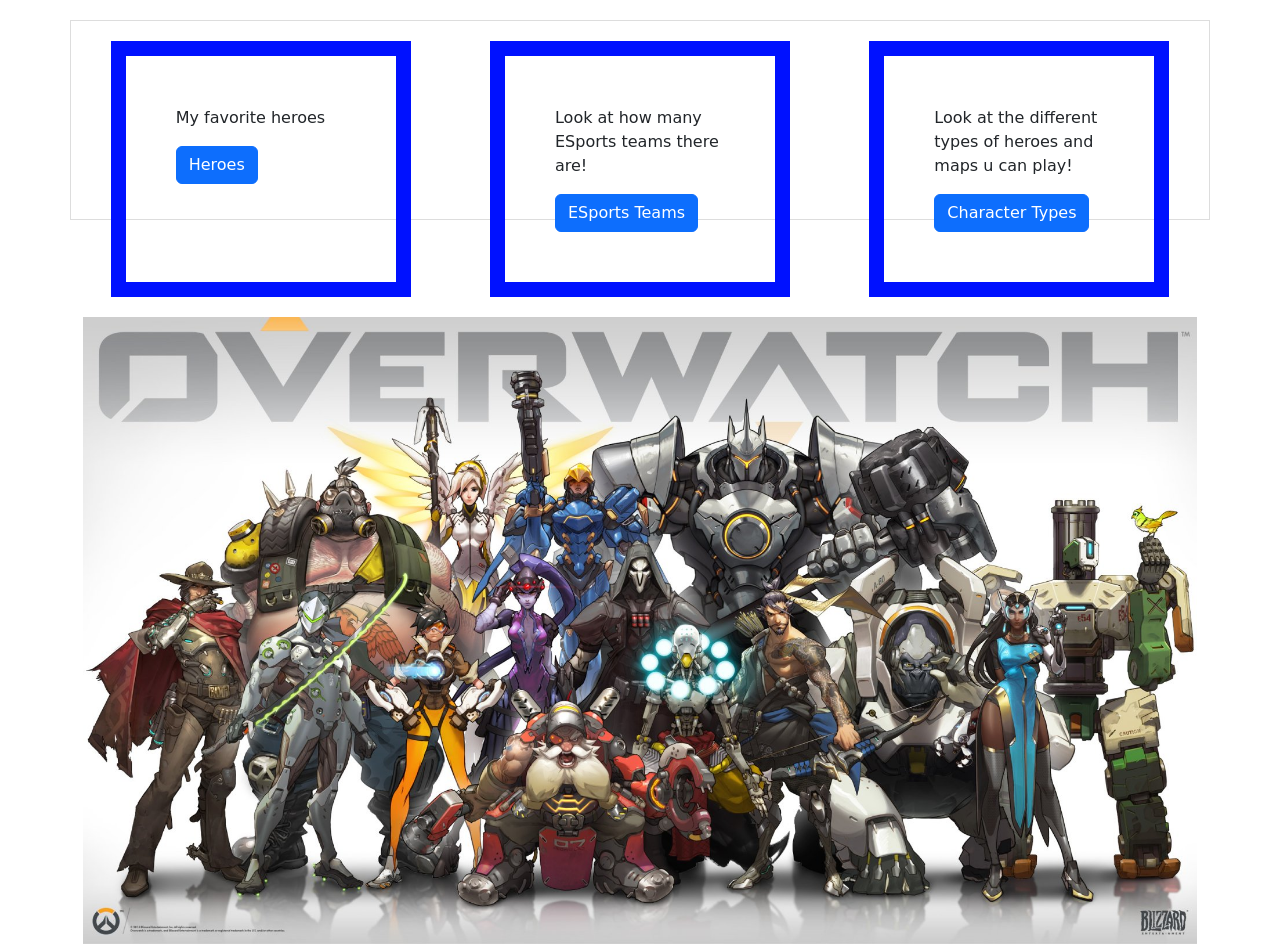
<file: index.html>
<!DOCTYPE html>
<html>
    <head>
        <title>Dafz Homework - Home</title>
        <link rel="stylesheet" href="css/site.css">
        <meta charset="utf-8">
        <meta name="viewport" content="width=device-width, initial-scale=1">
        <link href="https://cdn.jsdelivr.net/npm/bootstrap@5.3.8/dist/css/bootstrap.min.css" rel="stylesheet" integrity="sha384-sRIl4kxILFvY47J16cr9ZwB07vP4J8+LH7qKQnuqkuIAvNWLzeN8tE5YBujZqJLB" crossorigin="anonymous">
    </head>
    <body>
   <div class="container">
    
    <div class="row">
       
        <div class="col">
            <p>My favorite heroes</p>
            <a class="btn btn-primary" href="overwatch-heros.html">Heroes</a>
        </div>
        
        <div class="col">
            <p>Look at how many ESports teams there are!</p>
            <a class="btn btn-primary" href="esports-teams.html">ESports Teams</a>
        </div>
        
        
        <div class="col">
            <p>Look at the different types of heroes and maps u can play!</p>
            <a class="btn btn-primary" href="character-types.html">Character Types</a>
        </div>
        
        <img src="img/overwatch-logo.jpg" alt="Overwatch Logo" class="img-fluid" />
        <script src="https://cdn.jsdelivr.net/npm/bootstrap@5.3.8/dist/js/bootstrap.bundle.min.js" integrity="sha384-FKyoEForCGlyvwx9Hj09JcYn3nv7wiPVlz7YYwJrWVcXK/BmnVDxM+D2scQbITxI" crossorigin="anonymous"></script>
    </body>
</html>
</file>
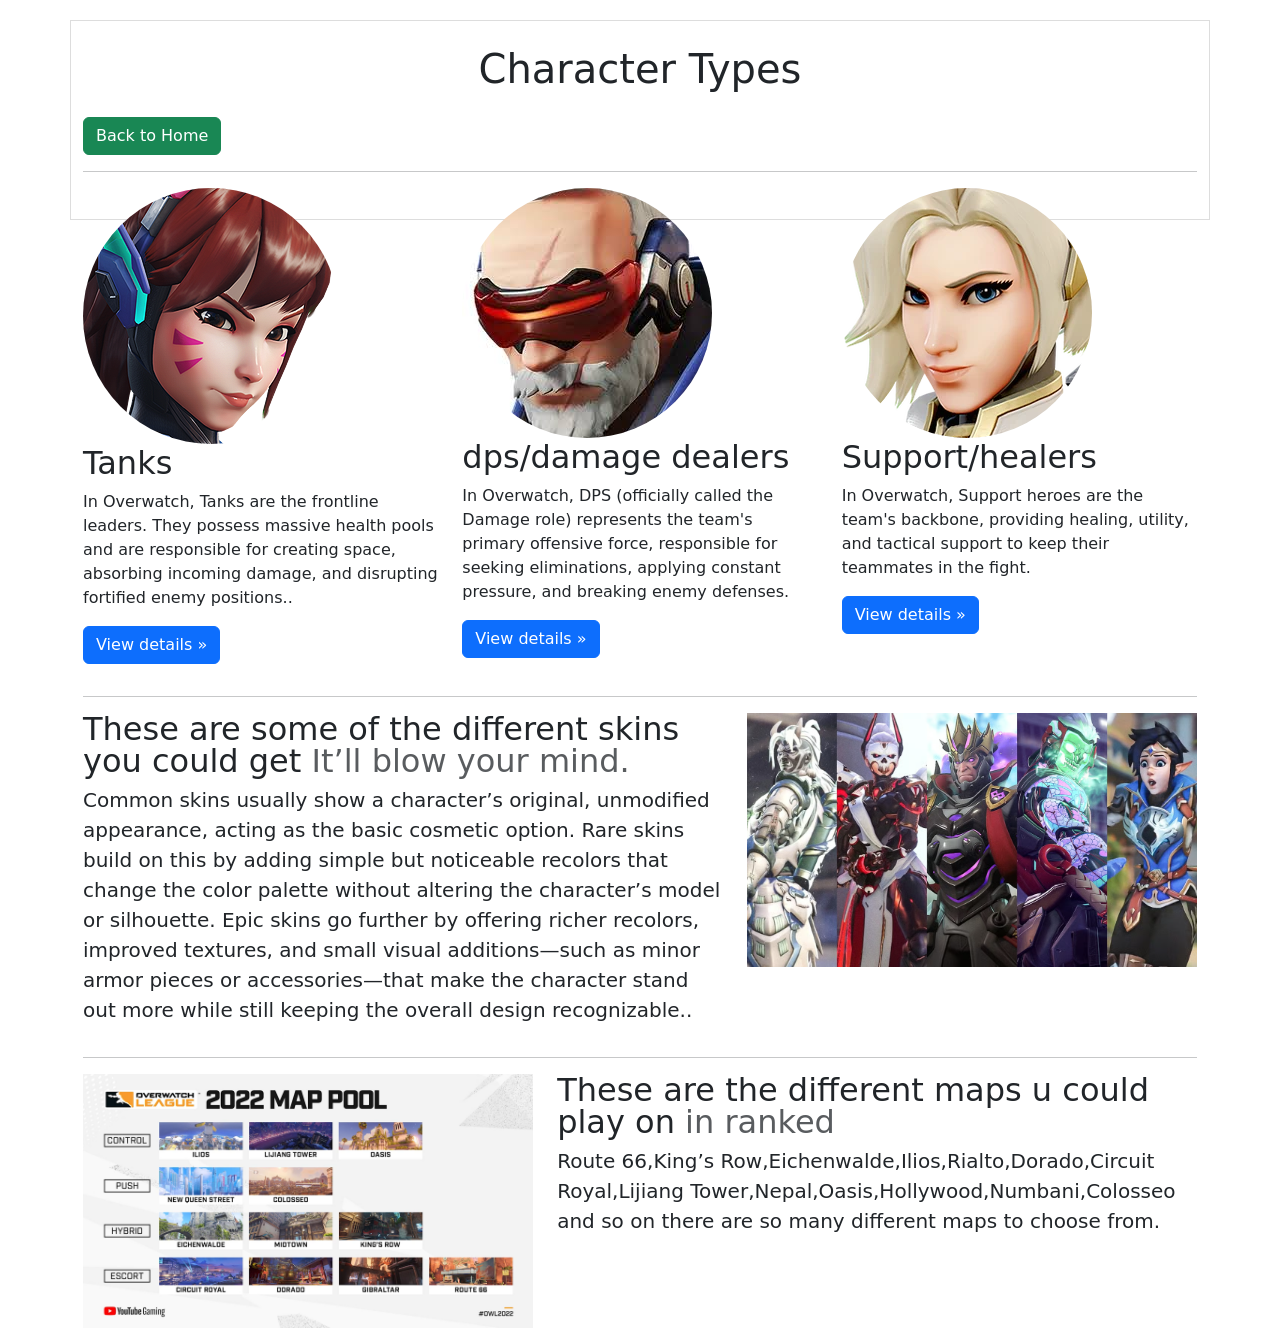
<file: character-types.html>
<!DOCTYPE html>
<html>
    <head>
        <title>Dafz Homework - Character Types and maps u can play on</title>
        <link rel="stylesheet" href="css/site.css">
        <meta charset="utf-8">
        <meta name="viewport" content="width=device-width, initial-scale=1">
        <link href="https://cdn.jsdelivr.net/npm/bootstrap@5.3.8/dist/css/bootstrap.min.css" rel="stylesheet" integrity="sha384-sRIl4kxILFvY47J16cr9ZwB07vP4J8+LH7qKQnuqkuIAvNWLzeN8tE5YBujZqJLB" crossorigin="anonymous">

    </head>
    <body>


        <div class="container py-4">

            <h1 class="text-center mb-4">Character Types</h1>
            <a href="index.html" class="btn btn-success">Back to Home</a>
            <hr class="featurette-divider"/>
            
            <div class="row g-4"> 
                <div class="col-lg-4">
                    <img class="rounded-circle" alt="avatar" src="img/overwatch-dva.webp" />
                    <h2 class="fw-normal">Tanks</h2>
                    <p>In Overwatch, Tanks are the frontline leaders. They possess massive health pools and are responsible for creating space, absorbing incoming damage, and disrupting fortified enemy positions..</p> 
                    <p><a class="btn btn-primary" href="character-types\tanks-source.html">View details »</a></p>
                </div>
                <div class="col-lg-4"> 
                    <img class="rounded-circle" alt="avatar" src="img/overwatch-soldier.jpg" />
                        <h2 class="fw-normal">dps/damage dealers</h2> 
                        <p>In Overwatch, DPS (officially called the Damage role) represents the team's primary offensive force, responsible for seeking eliminations, applying constant pressure, and breaking enemy defenses.</p> 
                        <p><a class="btn btn-primary" href="character-types\dps-source.html">View details »</a></p>
                    
                </div>
                <div class="col-lg-4"> 
                    <img class="rounded-circle" alt="avatar" src="img/overwatch-mercy.webp" />
                    <h2 class="fw-normal">Support/healers</h2> 
                    <p>In Overwatch, Support heroes are the team's backbone, providing healing, utility, and tactical support to keep their teammates in the fight.</p> 
                    <p><a class="btn btn-primary" href="character-types\support-source.html">View details »</a></p> 
                </div>
            </div>
                
               
            <hr class="featurette-divider"> 
            <div class="row featurette">
                <div class="col-md-7"> 
                    <h2 class="featurette-heading fw-normal lh-1">These are some of the different skins you could get 
                        <span class="text-body-secondary">It’ll blow your mind.</span>
                    </h2> 
                    <p class="lead">Common skins usually show a character’s original, unmodified appearance, acting as the basic cosmetic option. Rare skins build on this by adding simple but noticeable recolors that change the color palette without altering the character’s model or silhouette. Epic skins go further by offering richer recolors, improved textures, and small visual additions—such as minor armor pieces or accessories—that make the character stand out more while still keeping the overall design recognizable..</p> 
                </div> 
                <div class="col-md-5"> 
                    <img src="img/all-mythic-skins-overwatch-2.avif" alt="Skins" class="img-fluid" />
                </div> 
            </div> 
            <hr class="featurette-divider"> 
            <div class="row featurette"> 
                <div class="col-md-7 order-md-2"> 
                    <h2 class="featurette-heading fw-normal lh-1">These are the different maps u could play on
                        <span class="text-body-secondary">in ranked </span>
                    </h2> 
                    <p class="lead">Route 66,King’s Row,Eichenwalde,Ilios,Rialto,Dorado,Circuit Royal,Lijiang Tower,Nepal,Oasis,Hollywood,Numbani,Colosseo and so on there are so many different maps to choose from.</p> 
                </div> 
                <div class="col-md-5 order-md-1"> 
                    <img src="img/Screenshot_(5).png" alt="Maps" class="img-fluid" /> 
                </div> 
            </div>
        </div>
                   
        <script src="https://cdn.jsdelivr.net/npm/bootstrap@5.3.8/dist/js/bootstrap.bundle.min.js" integrity="sha384-FKyoEForCGlyvwx9Hj09JcYn3nv7wiPVlz7YYwJrWVcXK/BmnVDxM+D2scQbITxI" crossorigin="anonymous"></script>
    </body>
</html>
</file>
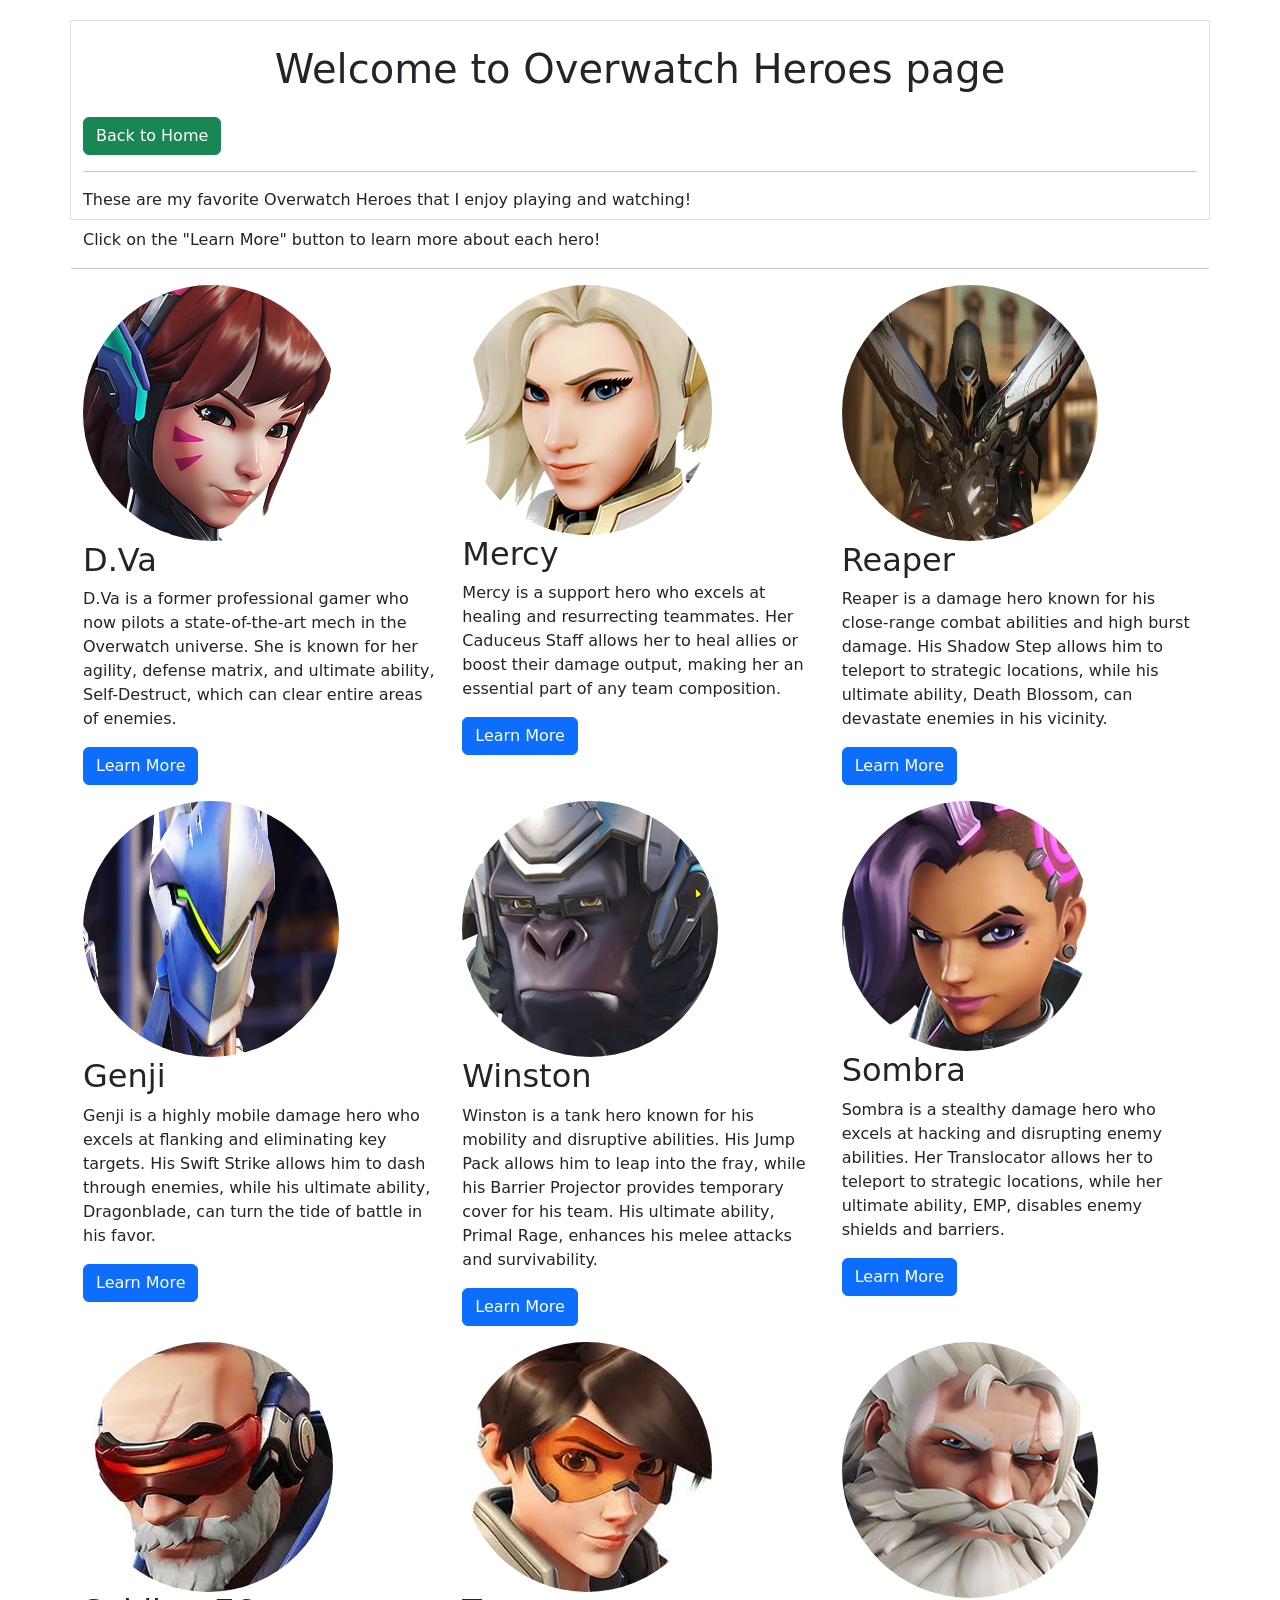
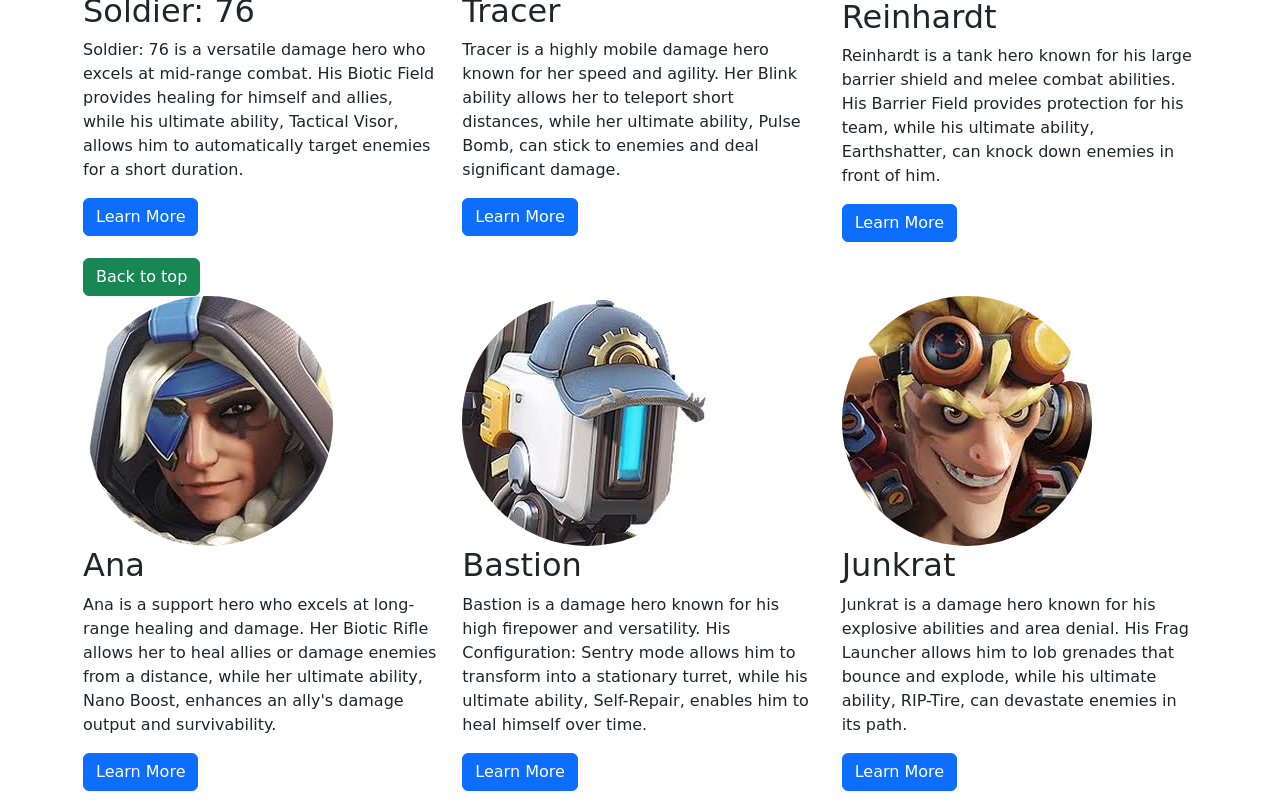
<file: overwatch-heros.html>
<!DOCTYPE html>
<html>
    <head>
        <title>Dafz Homework - Overwatch Heroes</title>
        <link rel="stylesheet" href="css/site.css">
        <link href="https://cdn.jsdelivr.net/npm/bootstrap@5.3.8/dist/css/bootstrap.min.css" rel="stylesheet" integrity="sha384-sRIl4kxILFvY47J16cr9ZwB07vP4J8+LH7qKQnuqkuIAvNWLzeN8tE5YBujZqJLB" crossorigin="anonymous">
    </head>
    <body>
        <div class="container py-4">
            <h1 class="text-center mb-4">Welcome to Overwatch Heroes page</h1>
            <a href="index.html" class="btn btn-success">Back to Home</a>
            <hr class="featurette-divider"/>

            <div class="row">
                <p>These are my favorite Overwatch Heroes that I enjoy playing and watching!</p>
                <p>Click on the "Learn More" button to learn more about each hero!</p>
                <hr class="featurette-divider"/>
            </div>   
            
            <div class="row"> 
                <div class="col-lg-4">
                    <img class="rounded-circle" alt="D.Va" src="img/overwatch-dva.webp" />
                    <h2 class="fw-normal">D.Va</h2>
                    <p>D.Va is a former professional gamer who now pilots a state-of-the-art mech in the Overwatch universe. She is known for her agility, defense matrix, and ultimate ability, Self-Destruct, which can clear entire areas of enemies.</p> 
                     <a href="https://liquipedia.net/overwatch/D.Va" target="_blank" class="btn btn-primary">Learn More</a>     
                               </div>
                <div class="col-lg-4"> 
                    <img class="rounded-circle" alt="Mercy" src="img/overwatch-mercy.webp" />
                    <h2 class="fw-normal">Mercy</h2> 
                    <p>Mercy is a support hero who excels at healing and resurrecting teammates. Her Caduceus Staff allows her to heal allies or boost their damage output, making her an essential part of any team composition.</p> 
                    <p><a href="https://liquipedia.net/overwatch/Mercy" target="_blank" class="btn btn-primary">Learn More</a></p> 
                </div>
                <div class="col-lg-4">     
                    <img class="rounded-circle" alt="Reaper" src="img/overwatch-Reaper.webp" style="width: 256px; height: 256px;" />
                    <h2 class="fw-normal">Reaper</h2> 
                    <p>Reaper is a damage hero known for his close-range combat abilities and high burst damage. His Shadow Step allows him to teleport to strategic locations, while his ultimate ability, Death Blossom, can devastate enemies in his vicinity.</p> 
                    <p><a href="https://liquipedia.net/overwatch/Reaper" target="_blank" class="btn btn-primary">Learn More</a></p> 
                </div>
            </div>  

            <div class="row">
              <!-- <p>These are the characters I enjoy playing and watching in Overwatch!</p> -->
                <div class="col-lg-4">
                    <img class="rounded-circle" alt="Genji" style="width: 256px; height: 256px;" src="img/overwatch-genji.webp" />
                    <h2 class="fw-normal">Genji</h2>
                    <p>Genji is a highly mobile damage hero who excels at flanking and eliminating key targets. His Swift Strike allows him to dash through enemies, while his ultimate ability, Dragonblade, can turn the tide of battle in his favor.</p>
                    <p><a href="https://liquipedia.net/overwatch/Genji" target="_blank" class="btn btn-primary">Learn More</a></p>
                </div>
                <div class="col-lg-4">
                    <img class="rounded-circle" alt="Winston" src="img/overwatch-winston.webp" />
                    <h2 class="fw-normal">Winston</h2>
                    <p>Winston is a tank hero known for his mobility and disruptive abilities. His Jump Pack allows him to leap into the fray, while his Barrier Projector provides temporary cover for his team. His ultimate ability, Primal Rage, enhances his melee attacks and survivability.</p>
                    <p><a href="https://liquipedia.net/overwatch/Winston" target="_blank" class="btn btn-primary">Learn More</a></p>
                </div>
                <div class="col-lg-4">
                    <img class="rounded-circle" alt="Sombra" src="img/overwatch-sombra.webp" />
                    <h2 class="fw-normal">Sombra</h2>
                    <p>Sombra is a stealthy damage hero who excels at hacking and disrupting enemy abilities. Her Translocator allows her to teleport to strategic locations, while her ultimate ability, EMP, disables enemy shields and barriers.</p>
                    <p><a href="https://liquipedia.net/overwatch/Sombra" target="_blank" class="btn btn-primary">Learn More</a></p>
                </div>   
            </div>
    
            <div class="row">
                <div class="col-lg-4">
                    <img class="rounded-circle" alt="Soldier: 76" src="img/overwatch-soldier.jpg" />
                    <h2 class="fw-normal">Soldier: 76</h2>
                    <p>Soldier: 76 is a versatile damage hero who excels at mid-range combat. His Biotic Field provides healing for himself and allies, while his ultimate ability, Tactical Visor, allows him to automatically target enemies for a short duration.</p>
                    <p><a href="https://liquipedia.net/overwatch/Soldier:_76" target="_blank" class="btn btn-primary">Learn More</a></p>
                </div>
                <div class="col-lg-4">
                    <img class="rounded-circle" alt="Tracer" src="img/overwatch-Tracer.jpg" />
                    <h2 class="fw-normal">Tracer</h2>
                    <p>Tracer is a highly mobile damage hero known for her speed and agility. Her Blink ability allows her to teleport short distances, while her ultimate ability, Pulse Bomb, can stick to enemies and deal significant damage.</p>
                    <p><a href="https://liquipedia.net/overwatch/Tracer" target="_blank" class="btn btn-primary">Learn More</a></p>
                </div>
                <div class="col-lg-4">
                    <img class="rounded-circle" alt="Reinhardt" src="img/overwatch-reinhardt.webp" />
                    <h2 class="fw-normal">Reinhardt</h2>
                    <p>Reinhardt is a tank hero known for his large barrier shield and melee combat abilities. His Barrier Field provides protection for his team, while his ultimate ability, Earthshatter, can knock down enemies in front of him.</p>
                    <p><a href="https://liquipedia.net/overwatch/Reinhardt" target="_blank" class="btn btn-primary">Learn More</a></p>
                </div>
            </div>
                <a href="#" class="btn btn-success">Back to top</a>

             <div class="row">
                <div class="col-lg-4">
                    <img class="rounded-circle" alt="Ana" src="img/overwatch-Ana.jpg" />
                    <h2 class="fw-normal">Ana</h2>
                    <p>Ana is a support hero who excels at long-range healing and damage. Her Biotic Rifle allows her to heal allies or damage enemies from a distance, while her ultimate ability, Nano Boost, enhances an ally's damage output and survivability.</p>
                    <p><a href="https://liquipedia.net/overwatch/Ana" target="_blank" class="btn btn-primary">Learn More</a></p>
                </div>
                <div class="col-lg-4">
                    <img class="rounded-circle" alt="Bastion" src="img/overwatch-bastion.jpg" />
                    <h2 class="fw-normal">Bastion</h2>
                    <p>Bastion is a damage hero known for his high firepower and versatility. His Configuration: Sentry mode allows him to transform into a stationary turret, while his ultimate ability, Self-Repair, enables him to heal himself over time.</p>
                    <p><a href="https://liquipedia.net/overwatch/Bastion" target="_blank" class="btn btn-primary">Learn More</a></p>
                </div>
                <div class="col-lg-4">
                    <img class="rounded-circle" alt="Junkrat" src="img/overwatch-junkrat.jpg" />
                    <h2 class="fw-normal">Junkrat</h2>
                    <p>Junkrat is a damage hero known for his explosive abilities and area denial. His Frag Launcher allows him to lob grenades that bounce and explode, while his ultimate ability, RIP-Tire, can devastate enemies in its path.</p>
                    <p><a href="https://liquipedia.net/overwatch/Junkrat" target="_blank" class="btn btn-primary">Learn More</a></p>
                </div>
             </div>
    </body>
</html>
</file>
<file: css/site.css>
.row {
  justify-content: space-around; 
}


.row .col {
  max-width: 300px;
  border: 15px solid rgb(0, 17, 255);
  padding: 50px;
  margin: 20px;
}













<!DOCTYPE html>
<head>
    <title>Example 1</title>
    <style>
        body {
            font-family: Arial, sans-serif;
            margin: 0;
            padding: 0;
        }
        h1 {
            color: green;
        }
        .container {
            position: relative;
            height: 200px;
      width: 600px;
            border: 1px solid #ddd;
            margin: 20px;
        }
        a.absolute-link {
            position: absolute;
            top: 50px;
            left: 20px;
            text-decoration: none;
            color: blue;
            font-weight: bold;
        }
    </style>
</head>
<body>
    <h1>GeeksforGeeks</h1>
    <h3>Approach 1: Using position: absolute;</h3>
    <div class="container">
        <a href="#" class="absolute-link">Absolute Positioned Link</a>
    </div>
</body>
</html>
</file>
